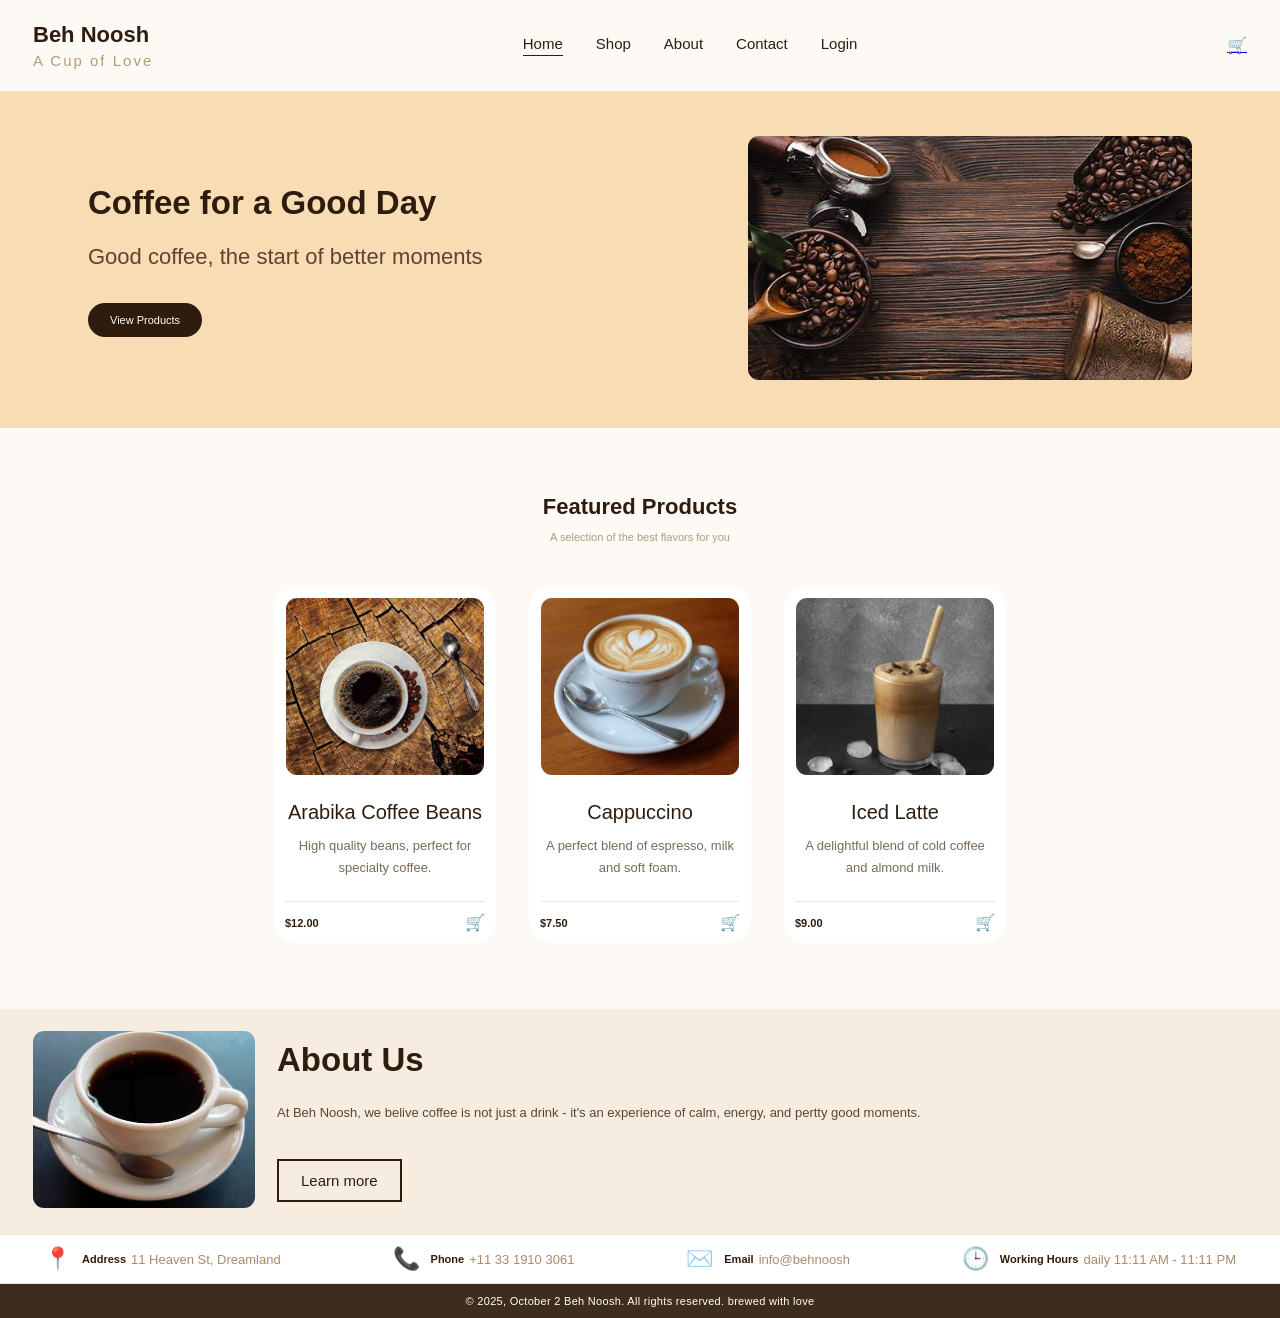
<file: index.html>
<!DOCTYPE html>
<html lang="en">

<head>
    <meta charset="UTF-8">
    <meta name="viewport" content="width=device-width, initial-scale=1.0">
    <title>Beh Noosh | A Cup of Love</title>
    <link rel="stylesheet" href="style.css">
</head>


<body>



    <audio id="bgMusic" loop>
        <source src="music.mp3" type="audio/mpeg">
    </audio>

    <script>
        const music = document.getElementById('bgMusic');
        music.volume = 0.3;

        const savedTime = sessionStorage.getItem('musicTime');
        const wasPlaying = sessionStorage.getItem('musicPlaying');

        if (savedTime) {
            music.currentTime = parseFloat(savedTime);
        }

        function tryPlay() {
            music.play().catch(function (err) {
                console.log('خطا:', err);
            });
        }

        window.addEventListener('load', function () {
            if (wasPlaying !== 'false') {
                tryPlay();
            }
        });

        document.addEventListener('click', function () {
            if (music.paused) tryPlay();
        });

        setInterval(function () {
            sessionStorage.setItem('musicTime', music.currentTime);
            sessionStorage.setItem('musicPlaying', !music.paused);
        }, 100);
    </script>

    <header class="header">
        <div class="logo">
            <span class="lm">Beh Noosh</span>
            <span class="ls">A Cup of Love</span>
        </div>

        <nav class="nav">
            <a href="index.html" class="active">Home</a>
            <a href="shop.html">Shop</a>
            <a href="about.html">About</a>
            <a href="contact.html">Contact</a>
            <a href="login.html">Login</a>
        </nav>

        <div class="header-icons">
            <a href="cart.html" class="icon">🛒</a>
        </div>
    </header>

    <main>

        <section class="main">
            <div class="mt">
                <h1>Coffee for a Good Day</h1>
                <p>Good coffee, the start of better moments</p>
                <a href="shop.html" class="btn">View Products</a>
            </div>
            <div class="mi">
                <img src="main.jpg" alt="coffee tools">
            </div>
        </section>

    </main>

    <section class="products">

        <div class="st">
            <h2>Featured Products</h2>
            <p>A selection of the best flavors for you</p>
        </div>

        <div class="pg">

            <div class="pc">
                <div class="pi">
                    <img src="arabikaC.jpg" alt="Aarabika Coffee">
                </div>
                <h3>Arabika Coffee Beans</h3>
                <p>High quality beans, perfect for specialty coffee.</p>
                <div class="pf">
                    <span class="price">$12.00</span>
                    <span class="crat">🛒</span>
                </div>
            </div>
            <div class="pc">
                <div class="pi">
                    <img src="cap.jpg" alt="Cappuccino">
                </div>
                <h3>Cappuccino</h3>
                <p>A perfect blend of espresso, milk and soft foam.</p>
                <div class="pf">
                    <span class="price">$7.50</span>
                    <span class="crat">🛒</span>
                </div>
            </div>
            <div class="pc">
                <div class="pi">
                    <img src="ice.jpg" alt="Iced Latte">
                </div>
                <h3>Iced Latte</h3>
                <p>A delightful blend of cold coffee and almond milk.</p>
                <div class="pf">
                    <span class="price">$9.00</span>
                    <span class="crat">🛒</span>
                </div>
            </div>

        </div>
    </section>

    <section class="about">

        <div class="ai">
            <img src="about.jpg" alt="Coffee shop ">
        </div>

        <div class="at">
            <h2>About Us</h2>
            <p>At Beh Noosh, we belive coffee is not just a drink - it's an experience of calm, energy, and pertty good
                moments.</p>
            <a href="about.html" class="bo">Learn more</a>
        </div>

    </section>

    <footer class="footer">

        <div class="f-info">

            <div class="f-item">
                <span class="f-icon">📍</span>
                <div>


                    <strong>Address</strong>
                    <p>11 Heaven St, Dreamland</p>
                </div>
            </div>
            <div class="f-item">
                <span class="f-icon">📞</span>
                <div>
                    <strong>Phone</strong>
                    <p>+11 33 1910 3061</p>
                </div>
            </div>

            <div class="f-item">
                <span class="f-icon">✉️</span>
                <div>
                    <strong>Email</strong>
                    <p>info@behnoosh</p>
                </div>
            </div>

            <div class="f-item">
                <span class="f-icon">🕒</span>

                <div>
                    <strong>Working Hours</strong>
                    <p>daily 11:11 AM - 11:11 PM</p>
                </div>
            </div>
        </div>

        <div class="f-bottom">
            <p>© 2025, October 2 Beh Noosh. All rights reserved. brewed with love</p>
        </div>


    </footer>



</body>

</html>
</file>
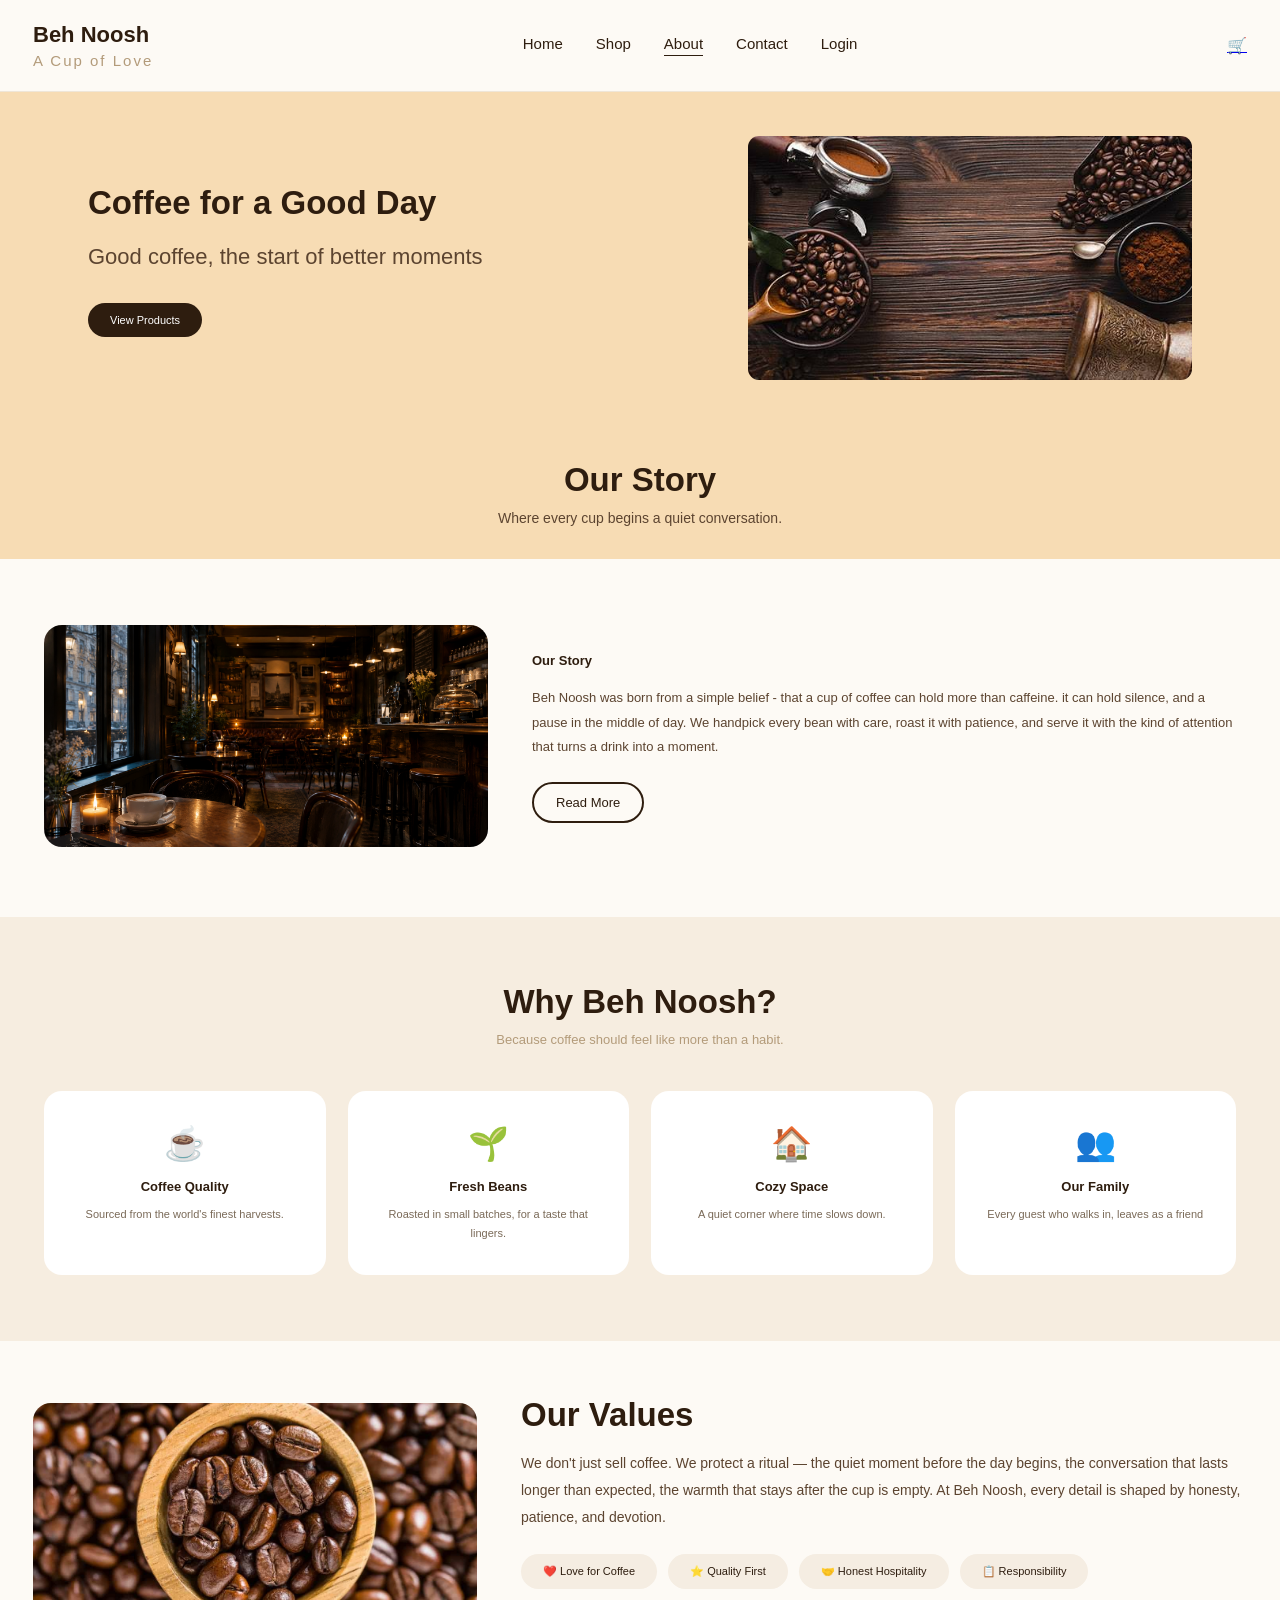
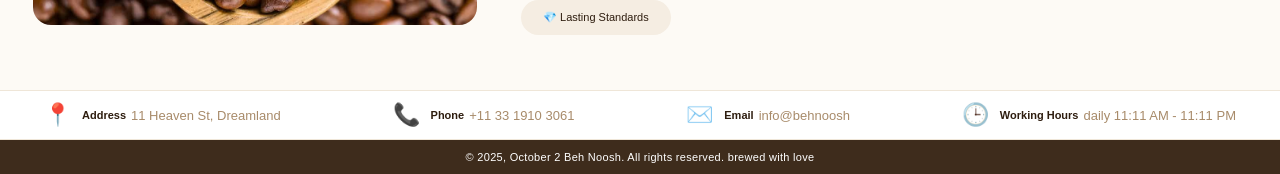
<file: about.html>
<!DOCTYPE html>
<html lang="en">

<head>
    <meta charset="UTF-8">
    <meta name="viewport" content="width=device-width, initial-scale=1.0">
    <title>Beh Noosh | A Cup of Love</title>
    <link rel="stylesheet" href="style.css">
</head>


<body>



    <audio id="bgMusic" loop>
        <source src="music.mp3" type="audio/mpeg">
    </audio>

    <script>
        const music = document.getElementById('bgMusic');
        music.volume = 0.3;

        const savedTime = sessionStorage.getItem('musicTime');
        const wasPlaying = sessionStorage.getItem('musicPlaying');

        if (savedTime) {
            music.currentTime = parseFloat(savedTime);
        }

        function tryPlay() {
            music.play().catch(function (err) {
                console.log('خطا:', err);
            });
        }

        window.addEventListener('load', function () {
            if (wasPlaying !== 'false') {
                tryPlay();
            }
        });

        document.addEventListener('click', function () {
            if (music.paused) tryPlay();
        });

        setInterval(function () {
            sessionStorage.setItem('musicTime', music.currentTime);
            sessionStorage.setItem('musicPlaying', !music.paused);
        }, 100);
    </script>

    <header class="header">
        <div class="logo">
            <span class="lm">Beh Noosh</span>
            <span class="ls">A Cup of Love</span>
        </div>

        <nav class="nav">
            <a href="index.html">Home</a>
            <a href="shop.html">Shop</a>
            <a href="about.html" class="active">About</a>
            <a href="contact.html">Contact</a>
            <a href="login.html">Login</a>
        </nav>

        <div class="header-icons">
            <a href="cart.html" class="icon">🛒</a>
        </div>
    </header>

    <main>

        <section class="main">
            <div class="mt">
                <h1>Coffee for a Good Day</h1>
                <p>Good coffee, the start of better moments</p>
                <a href="shop.html" class="btn">View Products</a>
            </div>
            <div class="mi">
                <img src="main.jpg" alt="coffee tools">
            </div>
        </section>

    </main>

    <section class="about-banner">
        <h1>Our Story</h1>
        <p>Where every cup begins a quiet conversation.</p>
    </section>

    <section class="story">

        <div class="story-image">
            <img src="coffeeshop.jpg" alt="Coffee Shop">
        </div>

        <div class="story-text">
            <h2>Our Story</h2>
            <p>Beh Noosh was born from a simple belief - that a cup of coffee can hold more than caffeine. it can hold
                silence, and a pause in the middle of day. We handpick every bean with care, roast it with patience, and
                serve it with the kind of attention that turns a drink into a moment.
            </p>
            <a href="#" class="btn-outline">Read More</a>
        </div>

    </section>

    <section class="features">

        <div class="feature-title">
            <h2>Why Beh Noosh?</h2>
            <p>Because coffee should feel like more than a habit.</p>
        </div>

        <div class="feature-grid">

            <div class="feature-card">
                <div class="feature-icon">☕</div>
                <h3>Coffee Quality</h3>
                <p>Sourced from the world's finest harvests.</p>
            </div>

            <div class="feature-card">
                <div class="feature-icon">🌱</div>
                <h3>Fresh Beans</h3>
                <p>Roasted in small batches, for a taste that lingers.</p>
            </div>

            <div class="feature-card">
                <div class="feature-icon">🏠</div>
                <h3>Cozy Space</h3>
                <p>A quiet corner where time slows down.</p>
            </div>

            <div class="feature-card">
                <div class="feature-icon">👥</div>
                <h3>Our Family</h3>
                <p>Every guest who walks in, leaves as a friend</p>
            </div>

        </div>

    </section>

    <section class="values">

        <div class="values-image">
            <img src="coffeebeans.jpg" alt="Coffee beans">
        </div>

        <div class="values-text">
            <h2>Our Values</h2>
            <p>We don't just sell coffee. We protect a ritual — the quiet moment before the day begins, the conversation
                that lasts longer than expected, the warmth that stays after the cup is empty. At Beh Noosh, every
                detail is shaped by honesty, patience, and devotion.</p>

            <div class="values-list">
                <span>❤️ Love for Coffee</span>
                <span>⭐ Quality First</span>
                <span>🤝 Honest Hospitality</span>
                <span>📋 Responsibility</span>
                <span>💎 Lasting Standards</span>
            </div>
        </div>

    </section>

    <footer class="footer">

        <div class="f-info">

            <div class="f-item">
                <span class="f-icon">📍</span>
                <div>


                    <strong>Address</strong>
                    <p>11 Heaven St, Dreamland</p>
                </div>
            </div>
            <div class="f-item">
                <span class="f-icon">📞</span>
                <div>
                    <strong>Phone</strong>
                    <p>+11 33 1910 3061</p>
                </div>
            </div>

            <div class="f-item">
                <span class="f-icon">✉️</span>
                <div>
                    <strong>Email</strong>
                    <p>info@behnoosh</p>
                </div>
            </div>

            <div class="f-item">
                <span class="f-icon">🕒</span>

                <div>
                    <strong>Working Hours</strong>
                    <p>daily 11:11 AM - 11:11 PM</p>
                </div>
            </div>
        </div>

        <div class="f-bottom">
            <p>© 2025, October 2 Beh Noosh. All rights reserved. brewed with love</p>
        </div>


    </footer>



</body>

</html>
</file>
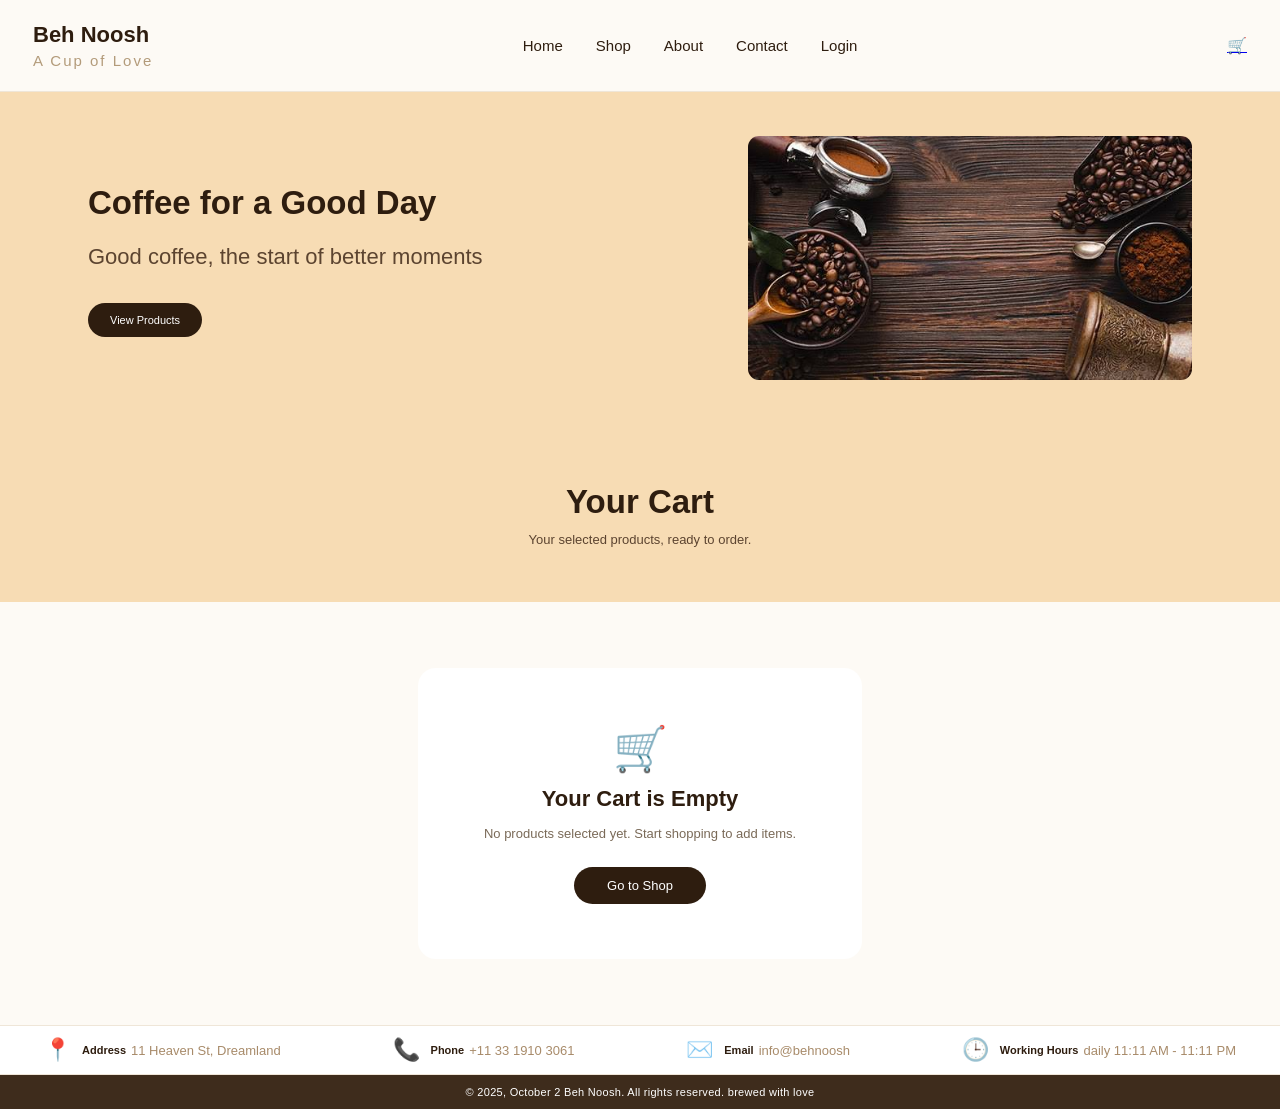
<file: cart.html>
<!DOCTYPE html>
<html lang="en">

<head>
    <meta charset="UTF-8">
    <meta name="viewport" content="width=device-width, initial-scale=1.0">
    <title>Beh Noosh | A Cup of Love</title>
    <link rel="stylesheet" href="style.css">
</head>


<body>



    <audio id="bgMusic" loop>
        <source src="music.mp3" type="audio/mpeg">
    </audio>

    <script>
        const music = document.getElementById('bgMusic');
        music.volume = 0.3;

        const savedTime = sessionStorage.getItem('musicTime');
        const wasPlaying = sessionStorage.getItem('musicPlaying');

        if (savedTime) {
            music.currentTime = parseFloat(savedTime);
        }

        function tryPlay() {
            music.play().catch(function (err) {
                console.log('خطا:', err);
            });
        }

        window.addEventListener('load', function () {
            if (wasPlaying !== 'false') {
                tryPlay();
            }
        });

        document.addEventListener('click', function () {
            if (music.paused) tryPlay();
        });

        setInterval(function () {
            sessionStorage.setItem('musicTime', music.currentTime);
            sessionStorage.setItem('musicPlaying', !music.paused);
        }, 100);
    </script>
    <header class="header">
        <div class="logo">
            <span class="lm">Beh Noosh</span>
            <span class="ls">A Cup of Love</span>
        </div>

        <nav class="nav">
            <a href="index.html">Home</a>
            <a href="shop.html">Shop</a>
            <a href="about.html">About</a>
            <a href="contact.html">Contact</a>
            <a href="login.html">Login</a>
        </nav>

        <div class="header-icons">
            <a href="cart.html" class="icon">🛒</a>
        </div>
    </header>

    <main>

        <section class="main">
            <div class="mt">
                <h1>Coffee for a Good Day</h1>
                <p>Good coffee, the start of better moments</p>
                <a href="shop.html" class="btn">View Products</a>
            </div>
            <div class="mi">
                <img src="main.jpg" alt="coffee tools">
            </div>
        </section>

    </main>



    <section class="cart-banner">
        <h1>Your Cart</h1>
        <p>Your selected products, ready to order.</p>
    </section>

    <section class="cart-content">

        <div class="cart-box">

            <div class="cart-icon">🛒</div>

            <h2>Your Cart is Empty</h2>
            <p>No products selected yet. Start shopping to add items.</p>

            <a href="shop.html" class="cart-btn">Go to Shop </a>

        </div>

    </section>


    <footer class="footer">

        <div class="f-info">

            <div class="f-item">
                <span class="f-icon">📍</span>
                <div>


                    <strong>Address</strong>
                    <p>11 Heaven St, Dreamland</p>
                </div>
            </div>
            <div class="f-item">
                <span class="f-icon">📞</span>
                <div>
                    <strong>Phone</strong>
                    <p>+11 33 1910 3061</p>
                </div>
            </div>

            <div class="f-item">
                <span class="f-icon">✉️</span>
                <div>
                    <strong>Email</strong>
                    <p>info@behnoosh</p>
                </div>
            </div>

            <div class="f-item">
                <span class="f-icon">🕒</span>

                <div>
                    <strong>Working Hours</strong>
                    <p>daily 11:11 AM - 11:11 PM</p>
                </div>
            </div>
        </div>

        <div class="f-bottom">
            <p>© 2025, October 2 Beh Noosh. All rights reserved. brewed with love</p>
        </div>


    </footer>



</body>

</html>
</file>
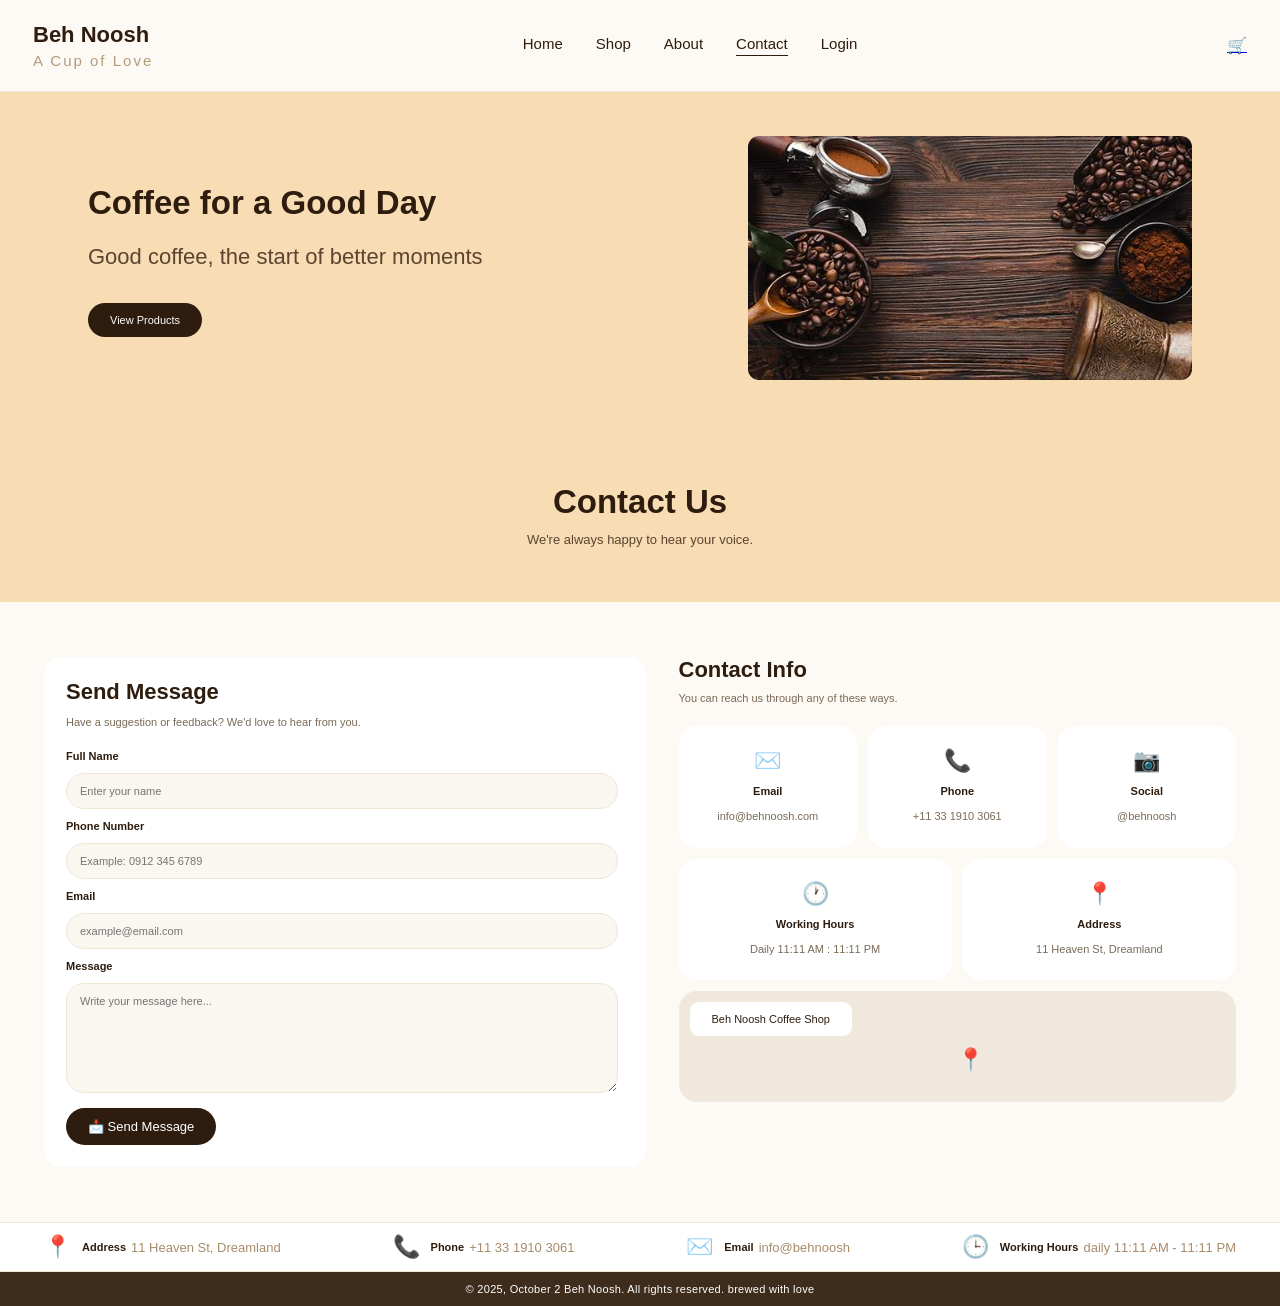
<file: contact.html>
<!DOCTYPE html>
<html lang="en">

<head>
    <meta charset="UTF-8">
    <meta name="viewport" content="width=device-width, initial-scale=1.0">
    <title>Beh Noosh | A Cup of Love</title>
    <link rel="stylesheet" href="style.css">
</head>


<body>



    <audio id="bgMusic" loop>
        <source src="music.mp3" type="audio/mpeg">
    </audio>

    <script>
        const music = document.getElementById('bgMusic');
        music.volume = 0.3;

        const savedTime = sessionStorage.getItem('musicTime');
        const wasPlaying = sessionStorage.getItem('musicPlaying');

        if (savedTime) {
            music.currentTime = parseFloat(savedTime);
        }

        function tryPlay() {
            music.play().catch(function (err) {
                console.log('خطا:', err);
            });
        }

        window.addEventListener('load', function () {
            if (wasPlaying !== 'false') {
                tryPlay();
            }
        });

        document.addEventListener('click', function () {
            if (music.paused) tryPlay();
        });

        setInterval(function () {
            sessionStorage.setItem('musicTime', music.currentTime);
            sessionStorage.setItem('musicPlaying', !music.paused);
        }, 100);
    </script>

    <header class="header">
        <div class="logo">
            <span class="lm">Beh Noosh</span>
            <span class="ls">A Cup of Love</span>
        </div>

        <nav class="nav">
            <a href="index.html">Home</a>
            <a href="shop.html">Shop</a>
            <a href="about.html">About</a>
            <a href="contact.html" class="active">Contact</a>
            <a href="login.html">Login</a>
        </nav>

        <div class="header-icons">
            <a href="cart.html" class="icon">🛒</a>
        </div>
    </header>

    <main>

        <section class="main">
            <div class="mt">
                <h1>Coffee for a Good Day</h1>
                <p>Good coffee, the start of better moments</p>
                <a href="shop.html" class="btn">View Products</a>
            </div>
            <div class="mi">
                <img src="main.jpg" alt="coffee tools">
            </div>
        </section>

    </main>

    <section class="contact-banner">
        <h1>Contact Us</h1>
        <p>We're always happy to hear your voice.</p>
    </section>

    <section class="contact-content">

        <div class="contact-form">

            <h2>Send Message</h2>
            <p>Have a suggestion or feedback? We'd love to hear from you.</p>

            <label>Full Name</label>
            <input type="text" placeholder="Enter your name">

            <label>Phone Number</label>
            <input type="text" placeholder="Example: 0912 345 6789">

            <label>Email</label>
            <input type="email" placeholder="example@email.com">

            <label>Message</label>
            <textarea placeholder="Write your message here..."></textarea>

            <button class="send-btn">📩 Send Message</button>

        </div>

        <div class="contact-info">

            <h2>Contact Info</h2>
            <p>You can reach us through any of these ways.</p>

            <div class="info-row">
                <div class="info-card">
                    <span class="info-icon">✉️</span>
                    <h4>Email</h4>
                    <p>info@behnoosh.com</p>
                </div>
                <div class="info-card">
                    <span class="info-icon">📞</span>
                    <h4>Phone</h4>
                    <p>+11 33 1910 3061</p>
                </div>
                <div class="info-card">
                    <span class="info-icon">📷</span>
                    <h4>Social</h4>
                    <p>@behnoosh</p>
                </div>
            </div>

            <div class="info-row">
                <div class="info-card">
                    <span class="info-icon">🕐</span>
                    <h4>Working Hours</h4>
                    <p>Daily 11:11 AM : 11:11 PM</p>
                </div>
                <div class="info-card">
                    <span class="info-icon">📍</span>
                    <h4>Address</h4>
                    <p>11 Heaven St, Dreamland</p>
                </div>
            </div>

            <div class="map">
                <div class="map-pin">📍</div>
                <span class="map-label">Beh Noosh Coffee Shop</span>
            </div>

        </div>

    </section>


    <footer class="footer">

        <div class="f-info">

            <div class="f-item">
                <span class="f-icon">📍</span>
                <div>


                    <strong>Address</strong>
                    <p>11 Heaven St, Dreamland</p>
                </div>
            </div>
            <div class="f-item">
                <span class="f-icon">📞</span>
                <div>
                    <strong>Phone</strong>
                    <p>+11 33 1910 3061</p>
                </div>
            </div>

            <div class="f-item">
                <span class="f-icon">✉️</span>
                <div>
                    <strong>Email</strong>
                    <p>info@behnoosh</p>
                </div>
            </div>

            <div class="f-item">
                <span class="f-icon">🕒</span>

                <div>
                    <strong>Working Hours</strong>
                    <p>daily 11:11 AM - 11:11 PM</p>
                </div>
            </div>
        </div>

        <div class="f-bottom">
            <p>© 2025, October 2 Beh Noosh. All rights reserved. brewed with love</p>
        </div>


    </footer>



</body>

</html>
</file>
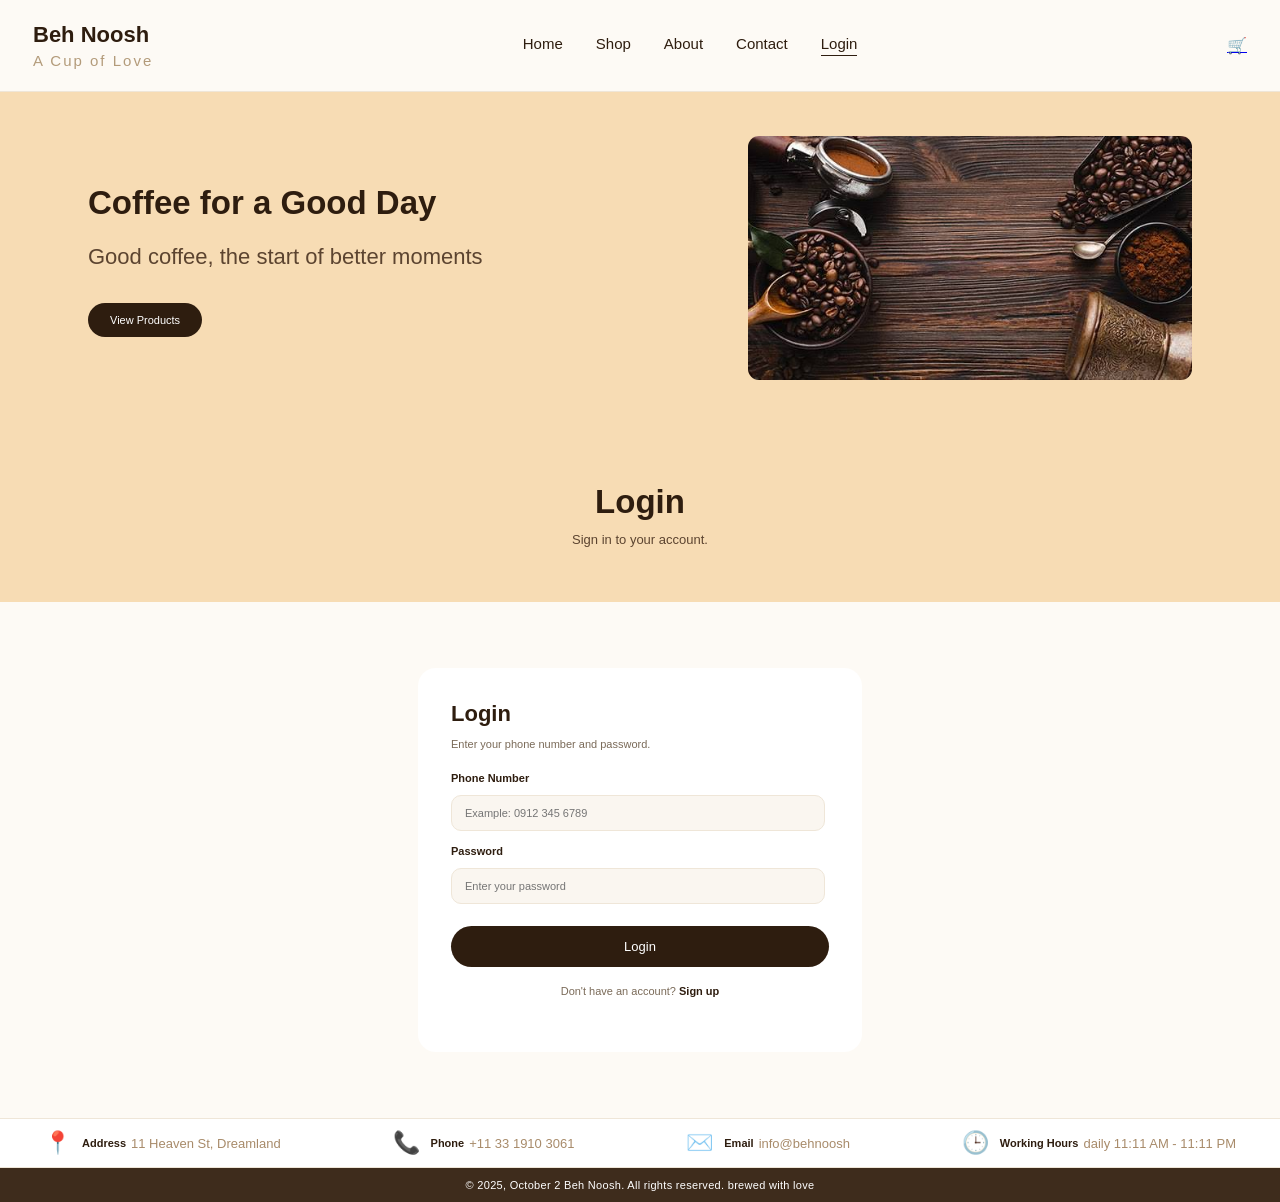
<file: login.html>
<!DOCTYPE html>
<html lang="en">

<head>
    <meta charset="UTF-8">
    <meta name="viewport" content="width=device-width, initial-scale=1.0">
    <title>Beh Noosh | A Cup of Love</title>
    <link rel="stylesheet" href="style.css">
</head>


<body>



    <audio id="bgMusic" loop>
        <source src="music.mp3" type="audio/mpeg">
    </audio>

    <script>
        const music = document.getElementById('bgMusic');
        music.volume = 0.3;

        const savedTime = sessionStorage.getItem('musicTime');
        const wasPlaying = sessionStorage.getItem('musicPlaying');

        if (savedTime) {
            music.currentTime = parseFloat(savedTime);
        }

        function tryPlay() {
            music.play().catch(function (err) {
                console.log('خطا:', err);
            });
        }

        window.addEventListener('load', function () {
            if (wasPlaying !== 'false') {
                tryPlay();
            }
        });

        document.addEventListener('click', function () {
            if (music.paused) tryPlay();
        });

        setInterval(function () {
            sessionStorage.setItem('musicTime', music.currentTime);
            sessionStorage.setItem('musicPlaying', !music.paused);
        }, 100);
    </script>

    <header class="header">
        <div class="logo">
            <span class="lm">Beh Noosh</span>
            <span class="ls">A Cup of Love</span>
        </div>

        <nav class="nav">
            <a href="index.html">Home</a>
            <a href="shop.html">Shop</a>
            <a href="about.html">About</a>
            <a href="contact.html">Contact</a>
            <a href="login.html" class="active">Login</a>
        </nav>

        <div class="header-icons">
            <a href="cart.html" class="icon">🛒</a>
        </div>
    </header>

    <main>

        <section class="main">
            <div class="mt">
                <h1>Coffee for a Good Day</h1>
                <p>Good coffee, the start of better moments</p>
                <a href="shop.html" class="btn">View Products</a>
            </div>
            <div class="mi">
                <img src="main.jpg" alt="coffee tools">
            </div>
        </section>

    </main>


    <section class="login-banner">
        <h1>Login</h1>
        <p>Sign in to your account.</p>
    </section>

    <section class="login-content">

        <div class="login-box">

            <h2>Login</h2>
            <p>Enter your phone number and password.</p>

            <label>Phone Number</label>
            <input type="text" placeholder="Example: 0912 345 6789">

            <label>Password</label>
            <input type="password" placeholder="Enter your password">

            <button class="login-btn">Login</button>

            <p class="login-bottom">Don't have an account? <a href="#">Sign up</a></p>

        </div>

    </section>

    <footer class="footer">

        <div class="f-info">

            <div class="f-item">
                <span class="f-icon">📍</span>
                <div>


                    <strong>Address</strong>
                    <p>11 Heaven St, Dreamland</p>
                </div>
            </div>
            <div class="f-item">
                <span class="f-icon">📞</span>
                <div>
                    <strong>Phone</strong>
                    <p>+11 33 1910 3061</p>
                </div>
            </div>

            <div class="f-item">
                <span class="f-icon">✉️</span>
                <div>
                    <strong>Email</strong>
                    <p>info@behnoosh</p>
                </div>
            </div>

            <div class="f-item">
                <span class="f-icon">🕒</span>

                <div>
                    <strong>Working Hours</strong>
                    <p>daily 11:11 AM - 11:11 PM</p>
                </div>
            </div>
        </div>

        <div class="f-bottom">
            <p>© 2025, October 2 Beh Noosh. All rights reserved. brewed with love</p>
        </div>


    </footer>



</body>

</html>
</file>
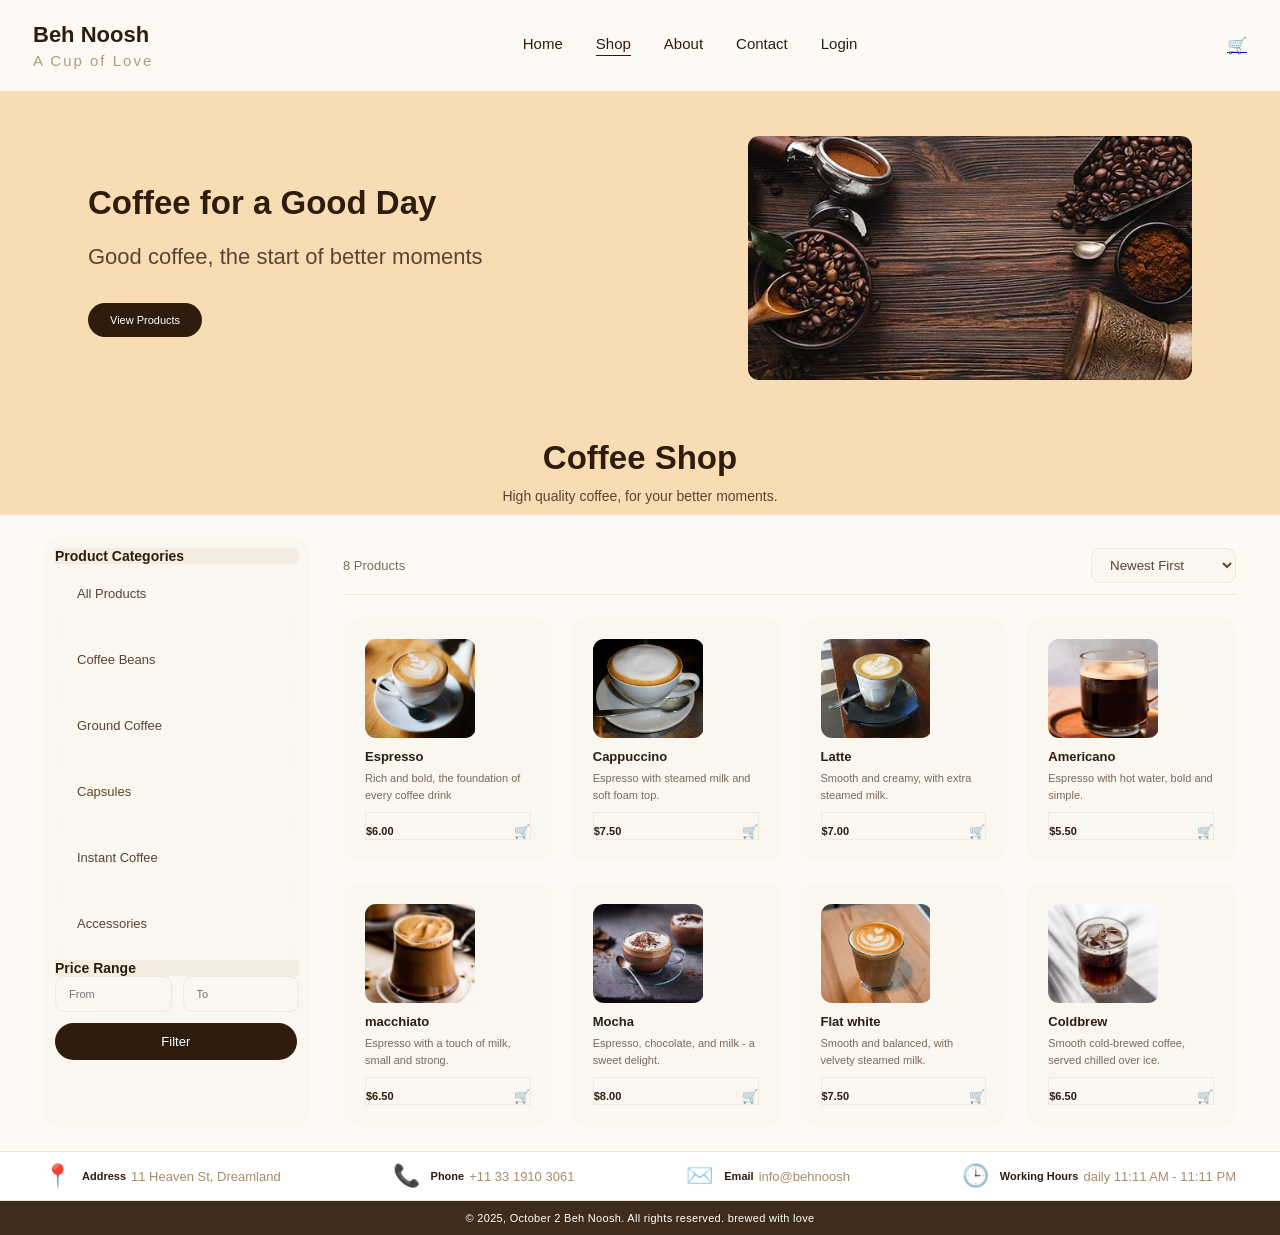
<file: shop.html>
<!DOCTYPE html>
<html lang="en">

<head>
    <meta charset="UTF-8">
    <meta name="viewport" content="width=device-width, initial-scale=1.0">
    <title>Beh Noosh | A Cup of Love</title>
    <link rel="stylesheet" href="style.css">
</head>


<body>



    <audio id="bgMusic" loop>
        <source src="music.mp3" type="audio/mpeg">
    </audio>

    <script>
        const music = document.getElementById('bgMusic');
        music.volume = 0.3;

        const savedTime = sessionStorage.getItem('musicTime');
        const wasPlaying = sessionStorage.getItem('musicPlaying');

        if (savedTime) {
            music.currentTime = parseFloat(savedTime);
        }

        function tryPlay() {
            music.play().catch(function (err) {
                console.log('خطا:', err);
            });
        }

        window.addEventListener('load', function () {
            if (wasPlaying !== 'false') {
                tryPlay();
            }
        });

        document.addEventListener('click', function () {
            if (music.paused) tryPlay();
        });

        setInterval(function () {
            sessionStorage.setItem('musicTime', music.currentTime);
            sessionStorage.setItem('musicPlaying', !music.paused);
        }, 100);
    </script>


    <header class="header">
        <div class="logo">
            <span class="lm">Beh Noosh</span>
            <span class="ls">A Cup of Love</span>
        </div>

        <nav class="nav">
            <a href="index.html">Home</a>
            <a href="shop.html" class="active">Shop</a>
            <a href="about.html">About</a>
            <a href="contact.html">Contact</a>
            <a href="login.html">Login</a>
        </nav>

        <div class="header-icons">
            <a href="cart.html" class="icon">🛒</a>
        </div>
    </header>

    <main>

        <section class="main">
            <div class="mt">
                <h1>Coffee for a Good Day</h1>
                <p>Good coffee, the start of better moments</p>
                <a href="shop.html" class="btn">View Products</a>
            </div>
            <div class="mi">
                <img src="main.jpg" alt="coffee tools">
            </div>
        </section>

    </main>

    <section class="shop-banner">
        <h1>Coffee Shop</h1>
        <p>High quality coffee, for your better moments.</p>
    </section>

    <section class="shop-contant">
        <aside class="sidebar">

            <div class="stt">
                <h3>Product Categories</h3>
            </div>

            <div class="si active">All Products</div>
            <div class="si">Coffee Beans</div>
            <div class="si">Ground Coffee</div>
            <div class="si">Capsules</div>
            <div class="si">Instant Coffee</div>
            <div class="si">Accessories</div>



            <div class="stt">
                <h3>Price Range</h3>
            </div>

            <div class="pr">
                <input type="ّtext" placeholder="From">
                <input type="text" placeholder="To">
            </div>

            <button class="fb">Filter</button>

        </aside>

        <div class="shop-products">

            <div class="shop-toolbar">
                <span>8 Products</span>
                <select>
                    <option>Newest First</option>
                    <option>Cheapest</option>
                    <option>Most Expensive</option>
                </select>
            </div>

            <div class="shop-grid">

                <div class="sc">
                    <div class="sim">
                        <img src="espresso.jpg" alt="Espresso">
                    </div>

                    <h3>Espresso</h3>
                    <p>Rich and bold, the foundation of every coffee drink</p>
                    <div class="sf">
                        <span class="price">$6.00</span>
                        <span class="cart">🛒</span>
                    </div>

                </div>

                <div class="sc">
                    <div class="sim">
                        <img src="cappuccino.jpg" alt="Cappuccino">
                    </div>

                    <h3>Cappuccino</h3>
                    <p>Espresso with steamed milk and soft foam top.</p>
                    <div class="sf">
                        <span class="price">$7.50</span>
                        <span class="cart">🛒</span>
                    </div>

                </div>

                <div class="sc">
                    <div class="sim">
                        <img src="latte.jpg" alt="Latte">
                    </div>

                    <h3>Latte</h3>
                    <p>Smooth and creamy, with extra steamed milk.</p>
                    <div class="sf">
                        <span class="price">$7.00</span>
                        <span class="cart">🛒</span>
                    </div>

                </div>

                <div class="sc">
                    <div class="sim">
                        <img src="americano.jpg" alt="Americano">
                    </div>

                    <h3>Americano</h3>
                    <p>Espresso with hot water, bold and simple.</p>
                    <div class="sf">
                        <span class="price">$5.50</span>
                        <span class="cart">🛒</span>
                    </div>

                </div>

                <div class="sc">
                    <div class="sim">
                        <img src="macchiato.jpg" alt="Macchiato">
                    </div>

                    <h3>macchiato</h3>
                    <p>Espresso with a touch of milk, small and strong.</p>
                    <div class="sf">
                        <span class="price">$6.50</span>
                        <span class="cart">🛒</span>
                    </div>

                </div>

                <div class="sc">
                    <div class="sim">
                        <img src="mocha.jpg" alt="Mocha">
                    </div>

                    <h3>Mocha</h3>
                    <p>Espresso, chocolate, and milk - a sweet delight.</p>
                    <div class="sf">
                        <span class="price">$8.00</span>
                        <span class="cart">🛒</span>
                    </div>

                </div>

                <div class="sc">
                    <div class="sim">
                        <img src="flatwhite.jpg" alt="Flat white">
                    </div>

                    <h3>Flat white</h3>
                    <p>Smooth and balanced, with velvety steamed milk.</p>
                    <div class="sf">
                        <span class="price">$7.50</span>
                        <span class="cart">🛒</span>
                    </div>

                </div>

                <div class="sc">
                    <div class="sim">
                        <img src="coldbrew.jpg" alt="Coldbrew">
                    </div>

                    <h3>Coldbrew</h3>
                    <p>Smooth cold-brewed coffee, served chilled over ice.</p>
                    <div class="sf">
                        <span class="price">$6.50</span>
                        <span class="cart">🛒</span>
                    </div>

                </div>

            </div>

        </div>

    </section>

    <footer class="footer">

        <div class="f-info">

            <div class="f-item">
                <span class="f-icon">📍</span>
                <div>


                    <strong>Address</strong>
                    <p>11 Heaven St, Dreamland</p>
                </div>
            </div>
            <div class="f-item">
                <span class="f-icon">📞</span>
                <div>
                    <strong>Phone</strong>
                    <p>+11 33 1910 3061</p>
                </div>
            </div>

            <div class="f-item">
                <span class="f-icon">✉️</span>
                <div>
                    <strong>Email</strong>
                    <p>info@behnoosh</p>
                </div>
            </div>

            <div class="f-item">
                <span class="f-icon">🕒</span>

                <div>
                    <strong>Working Hours</strong>
                    <p>daily 11:11 AM - 11:11 PM</p>
                </div>
            </div>
        </div>

        <div class="f-bottom">
            <p>© 2025, October 2 Beh Noosh. All rights reserved. brewed with love</p>
        </div>


    </footer>



</body>

</html>
</file>
<file: style.css>
* {
    margin: 0;
    padding: 0;
    box-sizing: border-box;
    font-family: 'Poppins', 'Segoe UI', sans-serif
}

body {
    background: #fdfaf5;
    color: #2e1d0f;
}

header {
    display: flex;
    justify-content: space-between;
    align-items: center;
    padding: 22px 33px;
    background: #fdfaf5;
    border-bottom: 1px solid #efe6d8;
}

.lm {
    font-size: 22px;
    font-weight: 700;
    color: #2e1d0f;
}

.ls {
    display: block;
    font-size: 15px;
    letter-spacing: 2px;
    color: #b39b7a;
    margin-top: 4px;
}

.nav {
    display: flex;
    gap: 33px;
}

.nav a {
    text-decoration: none;
    color: #2e1d0f;
    font-size: 15px;
    transition: color 0.3s;
}

.nav a.active {
    border-bottom: 1.1px solid #2e1d0f;
    padding-bottom: 3px;
}

.header-icons .icons {
    font-size: 22px;
}

.main {
    display: flex;
    justify-content: space-between;
    align-items: center;
    gap: 77px;
    padding: 44px 88px;
    background: #f7dcb4;
}

.mt h1 {
    font-size: 33px;
    color: #2e1d0f;
    margin-bottom: 22px;
    font-weight: 700;
    line-height: 1.2;
}

.mt p {
    font-size: 22px;
    color: #5c4430;
    margin-bottom: 33px;
}

.btn {
    display: inline-block;
    padding: 11px 22px;
    background: #2e1d0f;
    color: #fff;
    text-decoration: none;
    border-radius: 44px;
    font-size: 11px;
}

.mi img {
    width: 444px;
    height: 244px;
    object-fit: cover;
    border-radius: 11px;
}

.products {
    padding: 66px;
    text-align: center;
}

.st h2 {
    font-size: 22px;
    margin-bottom: 11px;
    color: #2e1d0f;
    font-weight: 700;
}

.st p {
    font-size: 11px;
    color: #b39b7a;
    margin-bottom: 44px;
}

.pg {
    display: flex;
    justify-content: center;
    gap: 33px;
    flex-wrap: wrap;
}

.pc {
    background: #fff;
    border-radius: 22px;
    padding: 11px;
    width: 222px;
}

.pi img {
    width: 99%;
    height: 177px;
    object-fit: cover;
    border-radius: 11px;
}

.pc h3 {
    font-size: 20px;
    margin-top: 22px;
    margin-bottom: 11px;
    color: #2e1d0f;
    font-weight: 500;
}

.pc p {
    font-size: 13px;
    color: #7a6a58;
    margin-bottom: 22px;
    line-height: 1.7;
}

.pf {
    display: flex;
    justify-content: space-between;
    align-items: center;
    border-top: 1px solid #f0e8dc;
    padding-top: 11px;
}

.price {
    font-size: 11px;
    font-weight: 700;
    color: #2e1d0f;
}

.cart {
    font-size: 22px;
}

.about {
    display: flex;
    align-items: center;
    gap: 22px;
    padding: 22px 33px;
    background: #f6ede0;
}

.ai img {
    width: 222px;
    height: 177px;
    object-fit: cover;
    border-radius: 11px
}

.at h2 {
    font-size: 33px;
    margin-bottom: 22px;
    color: #2e1d0f;
    font-weight: 700;
}

.at p {
    font-size: 13px;
    color: #5c4430;
    line-height: 1.9;
    margin-bottom: 33px;
}

.bo {
    display: inline-block;
    padding: 11px 22px;
    border: 2px solid #2e1d0f;
    color: #2e1d0f;
    text-decoration: none;
    font-size: 15px;
}

.footer {
    background: #fff;
    padding: 0;
    border-top: 1px solid #efe6d8;
}

.f-info {
    display: flex;
    justify-content: space-between;
    align-items: center;
    gap: 22px;
    flex-wrap: wrap;
    padding: 11px 44px;
    background: #fff;
    border-bottom: 1px solid #efe6d8;
}

.f-icon {
    font-size: 22px;
}

.f-item {
    display: flex;
    align-items: center;
    gap: 11px;
}

.f-item>div {
    display: flex;
    flex-direction: row;
    align-items: center;
    gap: 5px;
}

.f-item strong {
    display: inline;
    font-size: 11px;
    color: #2e1d0f;
    font-weight: 700;
}

.f-item p {
    display: inline;
    font-size: 13px;
    color: #a88b6a;
}

.f-bottom {
    display: flex;
    justify-content: center;
    align-items: center;
    padding: 11px 33px;
    font-size: 11px;
    background: #3e2c1c;
    color: #fff;
    text-align: center;
}

.f-bottom p {
    color: #fff;
    letter-spacing: 0.3px;
}

.shop-banner {
    text-align: center;
    padding: 11px 33px;
    background: #f7dcb4;
}

.shop-banner h1 {
    font-size: 33px;
    color: #2e1d0f;
    margin-bottom: 11px;
    font-weight: 700;
}

.shop-banner p {
    font-size: 14px;
    color: #5c4430;
}

.shop-contant {
    display: flex;
    gap: 33px;
    padding: 22px 44px;
    align-items: stretch
}

.sidebar {
    width: 266px;
    flex-shrink: 0;
    background: #faf6f0;
    padding: 11px;
    border-radius: 18px;
}

.shop-banner h1 {
    font-size: 33px;
    color: #2e1d0f;
    margin-bottom: 11px;
    font-weight: 700;
}

.shop-banner p {
    font-size: 14px;
    color: #5c4430;
}

.stt {
    background: #f5ede2;
}

.stt h3 {
    font-size: 14px;
    color: #2e1d0f;
    font-weight: 600;
}

.si {
    padding: 11px 17px;
    margin-bottom: 7px;
    background: #faf6f0;
    border-radius: 9px;
    font-size: 13px;
    color: #5c4430;
    display: block;
    width: 99%;
    padding: 22px;
}

.pr {
    display: flex;
    gap: 11px;
    margin-bottom: 11px;
}

.pr input {
    width: 55%;
    padding: 11px 13px;
    border: 1px solid #efe6d8;
    border-radius: 9px;
    font-size: 11px;
    background: #faf6f0;
}

.fb {
    width: 99%;
    padding: 11px;
    background: #2e1d0f;
    color: #fff;
    border: none;
    border-radius: 33px;
    font-size: 13px;
    font-weight: 500;
}

.shop-products {
    flex: 1;
}

.shop-toolbar {
    display: flex;
    justify-content: space-between;
    align-items: center;
    margin-bottom: 22px;
    padding: 11px 0;
    border-bottom: 1px solid #efe6d8;
}

.shop-toolbar span {
    font-size: 13px;
    color: #7a6a58;
}

.shop-toolbar select {
    padding: 8px 14px;
    border: 1px solid #efe6d8;
    border-radius: 9px;
    background: #faf6f0;
    color: #5c4430;
}

.shop-grid {
    display: grid;
    grid-template-columns: repeat(4, 1fr);
    gap: 18px;
    align-items: stretch;
}

.sc {
    border-radius: 18px;
    padding: 22px;
    background: #faf6f0;
    display: flex;
    flex-direction: column;
    height: 99%;
}

.sim {
    width: 111px;
    height: 99px;
    overflow: hidden;
    border-radius: 11px;
    margin-bottom: 11px;
    flex-shrink: 0;
}

.sim img {
    width: 99%;
    height: 99px;
    object-fit: cover;
}

.sc h3 {
    font-size: 13px;
    color: #2e1d0f;
    font-weight: 600;
    margin-bottom: 6px;
}

.sc p {
    font-size: 11px;
    color: #7a6a58;
    line-height: 1.5;
    margin-bottom: 11px;
    min-height: 11px;
}

.sf {
    display: flex;
    justify-content: space-between;
    align-items: center;
    border: 1px solid #f0e8dc;
    padding-top: 11px;
}

.sf .price {
    font-size: 11px;
    font-weight: 700;
    color: #2e1d0f;
}

.sf .cart {
    font-size: 13px;
}

.about-banner {
    text-align: center;
    padding: 33px;
    background: #f7dcb4;
}

.about-banner h1 {
    font-size: 33px;
    color: #2e1d0f;
    margin-bottom: 11px;
    font-weight: 700;
}

.about-banner p {
    font-size: 14px;
    color: #5c4430;
}

.story {
    display: flex;
    align-items: center;
    gap: 44px;
    padding: 66px 44px;
    background: #fdfaf5;
}

.story-image img {
    width: 444px;
    height: 222px;
    object-fit: cover;
    border-radius: 18px;
}

.story-text {
    flex: 1;
}

.story-text h2 {
    font-size: 13px;
    color: #2e1d0f;
    margin-bottom: 18px;
    font-weight: 700;
}

.story-text p {
    font-size: 13px;
    color: #5c4430;
    line-height: 1.9;
    margin-bottom: 22px;
}

.btn-outline {
    display: inline-block;
    padding: 11px 22px;
    border: 2px solid #2e1d0f;
    color: #2e1d0f;
    text-decoration: none;
    border-radius: 29px;
    font-size: 13px;
    font-weight: 500;
}

.features {
    padding: 66px 44px;
    background: #f6ede0;
}

.feature-title {
    text-align: center;
    margin-bottom: 44px;
}

.feature-title h2 {
    font-size: 33px;
    color: #2e1d0f;
    margin-bottom: 11px;
    font-weight: 700;
}

.feature-title p {
    font-size: 13px;
    color: #b39b7a;
}

.feature-grid {
    display: grid;
    grid-template-columns: repeat(4, 1fr);
    gap: 22px;
}

.feature-card {
    background: #fff;
    border-radius: 18px;
    padding: 33px 22px;
    text-align: center;
}

.feature-icon {
    font-size: 33px;
    margin-bottom: 16px;
}

.feature-card h3 {
    font-size: 13px;
    color: #2e1d0f;
    font-weight: 600;
    margin-bottom: 11px;
}

.feature-card p {
    font-size: 11px;
    color: #7a6a58;
    line-height: 1.7;
}

.values {
    display: flex;
    align-items: center;
    gap: 44px;
    padding: 55px 33px;
    background: #fdfaf5;
}

.values-image img {
    width: 444px;
    height: 222px;
    object-fit: cover;
    border-radius: 18px;
}

.values-text {
    flex: 1;
}

.values-text h2 {
    font-size: 33px;
    color: #2e1d0f;
    margin-bottom: 16px;
    font-weight: 700;
}

.values-text p {
    font-size: 14px;
    color: #5c4430;
    line-height: 1.9;
    margin-bottom: 24px;
}

.values-list {
    display: flex;
    flex-wrap: wrap;
    gap: 11px;
}

.values-list span {
    padding: 11px 22px;
    background: #f5ede2;
    border-radius: 18px;
    font-size: 11px;
    color: #2e1d0f;
    font-weight: 500;
}

.contact-banner {
    text-align: center;
    padding: 55px 44px;
    background: #f7dcb4;
}

.contact-banner h1 {
    font-size: 33px;
    color: #2e1d0f;
    margin-bottom: 11px;
    font-weight: 700;
}

.contact-banner p {
    font-size: 13px;
    color: #5c4430;
}

.contact-content {
    display: flex;
    gap: 33px;
    padding: 55px 44px;
    background: #fdfaf5;
}

.contact-form {
    flex: 1;
    background: #fff;
    border-radius: 18px;
    padding: 22px;
}

.contact-form h2 {
    font-size: 22px;
    color: #2e1d0f;
    margin-bottom: 11px;
    font-weight: 700;
}

.contact-form>p {
    font-size: 11px;
    color: #7a6a58;
    margin-bottom: 22px;
}

.contact-form label {
    display: block;
    font-size: 11px;
    color: #2e1d0f;
    font-weight: 600;
    margin-bottom: 11px;
    margin-top: 11px;
}

.contact-form input,
.contact-form textarea {
    width: 99%;
    padding: 11px 13px;
    border: 1px solid #efe6d8;
    border-radius: 18px;
    background: #faf6f0;
    font-size: 11px;
    font-family: 'Poppins', sans-serif;
    color: #2e1d0f;
}

.contact-form textarea {
    height: 110px;
}

.send-btn {
    margin-top: 11px;
    padding: 11px 22px;
    background: #2e1d0f;
    color: #fff;
    border: none;
    border-radius: 33px;
    font-size: 13px;
    font-weight: 500;
    font-family: 'Poppins', sans-serif;
}

.contact-info {
    flex: 1;
}

.contact-info h2 {
    font-size: 22px;
    color: #2e1d0f;
    margin-bottom: 9px;
    font-weight: 700;
}

.contact-info>p {
    font-size: 11px;
    color: #7a6a58;
    margin-bottom: 22px;
}

.info-row {
    display: flex;
    gap: 11px;
    margin-bottom: 11px;
}

.info-card {
    flex: 1;
    background: #fff;
    border-radius: 18px;
    padding: 22px 11px;
    text-align: center;
}

.info-icon {
    font-size: 22px;
    display: block;
    margin-bottom: 11px;
}

.info-card h4 {
    font-size: 11px;
    color: #2e1d0f;
    font-weight: 600;
    margin-bottom: 11px;
}

.info-card p {
    font-size: 11px;
    color: #7a6a58;
    line-height: 1.6;
}

.map {
    position: relative;
    height: 111px;
    background: #f0e8dc;
    border-radius: 18px;
    overflow: hidden;
    margin-top: 11px;
}

.map::before {
    position: absolute;
    background-size: 33px 33px;
}

.map-pin {
    position: absolute;
    top: 50%;
    left: 50%;
    font-size: 22px;
}

.map-label {
    position: absolute;
    top: 11px;
    left: 11px;
    background: #fff;
    padding: 11px 22px;
    border-radius: 9px;
    font-size: 11px;
    color: #2e1d0f;
    font-weight: 500;
}

.login-banner {
    text-align: center;
    padding: 55px 44px;
    background: #f7dcb4;
}

.login-banner h1 {
    font-size: 33px;
    color: #2e1d0f;
    margin-bottom: 11px;
    font-weight: 700;
}

.login-banner p {
    font-size: 13px;
    color: #5c4430;
}

.login-content {
    padding: 66px 44px;
    background: #fdfaf5;
    display: flex;
    justify-content: center;
}

.login-box {
    background: #fff;
    border-radius: 18px;
    padding: 33px;
    width: 99%;
    max-width: 444px;
}

.login-box h2 {
    font-size: 22px;
    color: #2e1d0f;
    margin-bottom: 11px;
    font-weight: 700;
}

.login-box>p {
    font-size: 11px;
    color: #7a6a58;
    margin-bottom: 22px;
}

.login-box label {
    display: block;
    font-size: 11px;
    color: #2e1d0f;
    font-weight: 600;
    margin-bottom: 11px;
    margin-top: 14px;
}

.login-box input {
    width: 99%;
    padding: 11px 13px;
    border: 1px solid #efe6d8;
    border-radius: 10px;
    background: #faf6f0;
    font-size: 11px;
    font-family: 'Poppins', sans-serif;
    color: #2e1d0f;
}

.login-btn {
    width: 100%;
    margin-top: 22px;
    padding: 13px;
    background: #2e1d0f;
    color: #fff;
    border: none;
    border-radius: 33px;
    font-size: 13px;
    font-weight: 500;
    font-family: 'Poppins', sans-serif;
}

.login-bottom {
    text-align: center;
    font-size: 11px;
    color: #7a6a58;
    margin-top: 18px;
}

.login-bottom a {
    color: #2e1d0f;
    font-weight: 600;
    text-decoration: none;
}

.cart-banner {
    text-align: center;
    padding: 55px 44px;
    background: #f7dcb4;
}

.cart-banner h1 {
    font-size: 33px;
    color: #2e1d0f;
    margin-bottom: 11px;
    font-weight: 700;
}

.cart-banner p {
    font-size: 13px;
    color: #5c4430;
}

.cart-content {
    padding: 66px 44px;
    background: #fdfaf5;
    display: flex;
    justify-content: center;
}

.cart-box {
    background: #fff;
    border-radius: 18px;
    padding: 55px 44px;
    width: 100%;
    max-width: 444px;
    text-align: center;
}

.cart-icon {
    font-size: 44px;
    margin-bottom: 11px;
}

.cart-box h2 {
    font-size: 22px;
    color: #2e1d0f;
    margin-bottom: 11px;
    font-weight: 700;
}

.cart-box p {
    font-size: 13px;
    color: #7a6a58;
    margin-bottom: 22px;
    line-height: 1.7;
}

.cart-btn {
    display: inline-block;
    padding: 11px 33px;
    background: #2e1d0f;
    color: #fff;
    text-decoration: none;
    border-radius: 33px;
    font-size: 13px;
    font-weight: 500;
}
</file>
